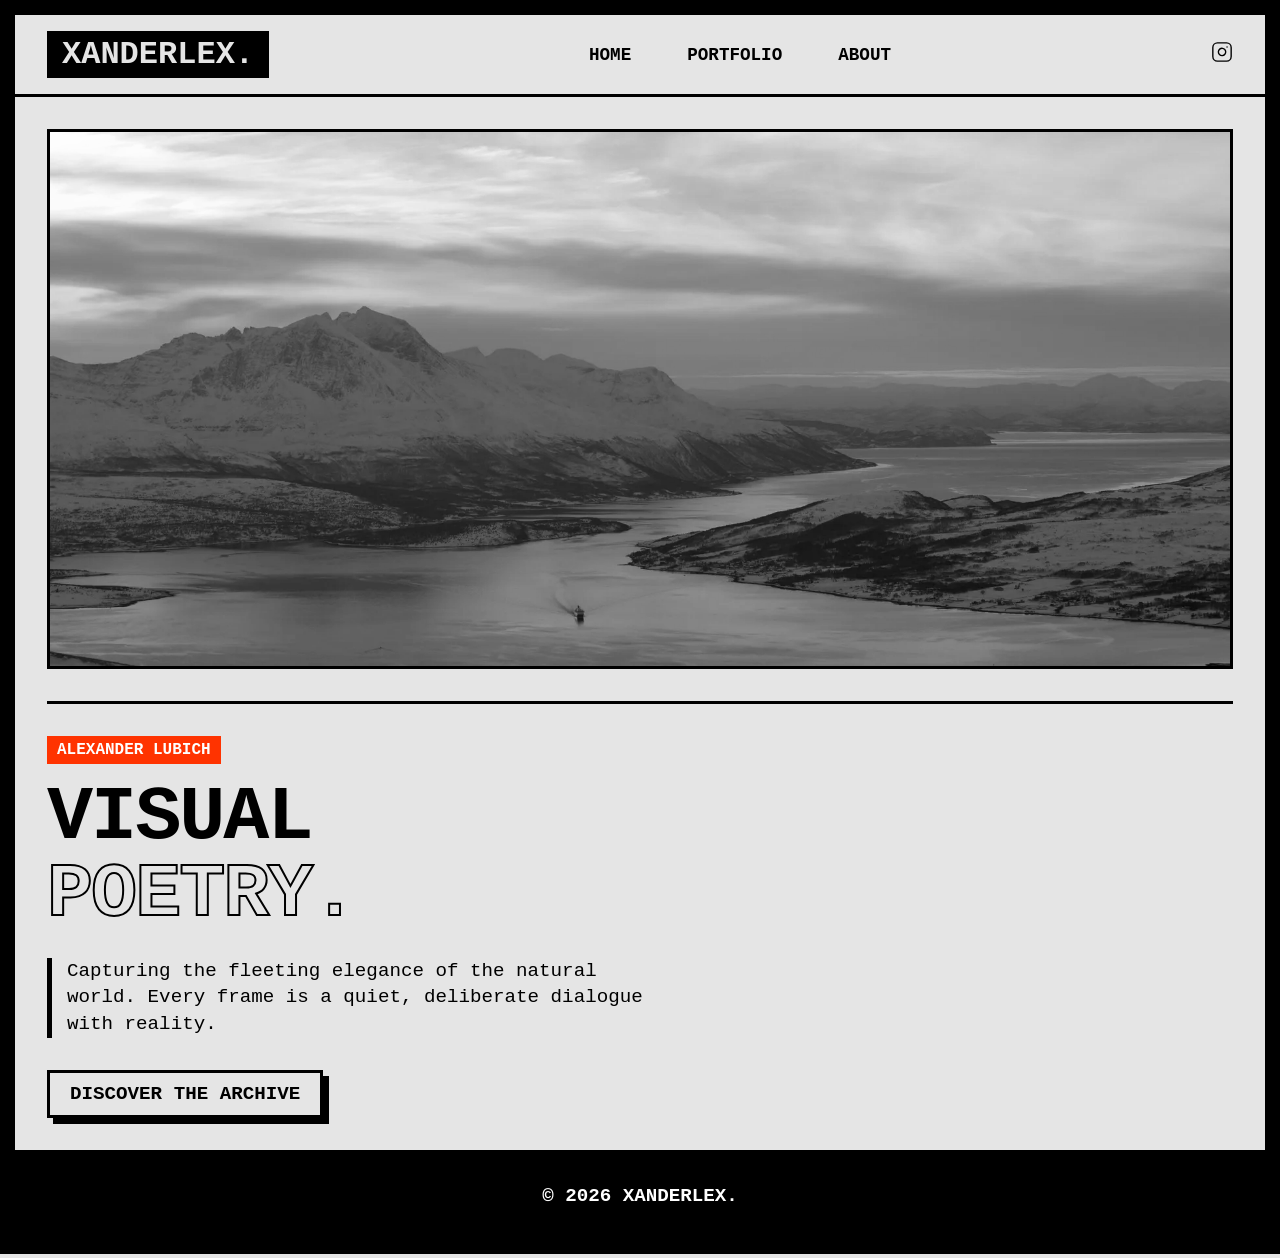
<file: index.html>
<!DOCTYPE html>
<html lang="en">
<head>
    <meta charset="UTF-8">
    <meta name="viewport" content="width=device-width, initial-scale=1.0">
    <title>Xanderlex | Photography</title>
    <meta name="description" content="Cinematic landscape, brutalist architecture, and nature macro photography portfolio by Alexander Lubich (Xanderlex).">
    
    <!-- Open Graph for Social Media -->
    <meta property="og:title" content="Xanderlex | Photography Portfolio">
    <meta property="og:description" content="Cinematic landscape, brutalist architecture, and nature macro photography.">
    <meta property="og:image" content="https://xanderlex.com/images/hero/1.webp">
    <meta property="og:url" content="https://xanderlex.com">
    <meta property="og:type" content="website">
<link rel="icon" type="image/svg+xml" href="data:image/svg+xml,<svg xmlns=%22http://www.w3.org/2000/svg%22 viewBox=%220 0 100 100%22><style>rect{stroke:black}@media(prefers-color-scheme:dark){rect{stroke:white}}</style><rect x=%2215%22 y=%2215%22 width=%2270%22 height=%2270%22 fill=%22none%22 stroke-width=%2220%22/></svg>"></head>
<body class="fade-in hide-scroll">
<link rel="stylesheet" href="css/style.css">
    <header class="navbar">
        <a href="/" class="logo">Xanderlex.</a>
        
        <nav id="nav-menu">
            <ul class="nav-links">
    <li><a href="/">Home</a></li>
    <li><a href="portfolio.html">Portfolio</a></li>
    <li><a href="about.html">About</a></li>
</ul>
        </nav>
        
        <div class="nav-right">
            <a href="https://instagram.com/x_anderlex" target="_blank" class="ig-icon" aria-label="Instagram">
                <svg width="22" height="22" viewBox="0 0 24 24" fill="none" stroke="currentColor" stroke-width="1.5" stroke-linecap="round" stroke-linejoin="round"><rect x="2" y="2" width="20" height="20" rx="5" ry="5"></rect><path d="M16 11.37A4 4 0 1 1 12.63 8 4 4 0 0 1 16 11.37z"></path><line x1="17.5" y1="6.5" x2="17.51" y2="6.5"></line></svg>
            </a>
            <div class="menu-btn" id="menu-btn">
                <span class="bar"></span>
                <span class="bar"></span>
            </div>
        </div>
    </header>

    <main class="home-wrapper">
        <section class="hero-split">
            <div class="hero-text">
                <p class="eyebrow">Alexander Lubich</p>
                <h1>Visual<br><i>Poetry.</i></h1>
                <p class="subtitle">Capturing the fleeting elegance of the natural world. Every frame is a quiet, deliberate dialogue with reality.</p>
                <a href="portfolio.html" class="line-link">Discover the Archive</a>
            </div>
            <div class="hero-image-wrapper">
                <div id="hero-slideshow" class="slideshow-container"></div>
            </div>
        </section>
    </main>

    <footer>
        <div class="footer-content">
            <p>&copy; 2026 Xanderlex.</p>
        </div>
    </footer>
    <script src="js/script.js"></script>
</body>
</html>
</file>
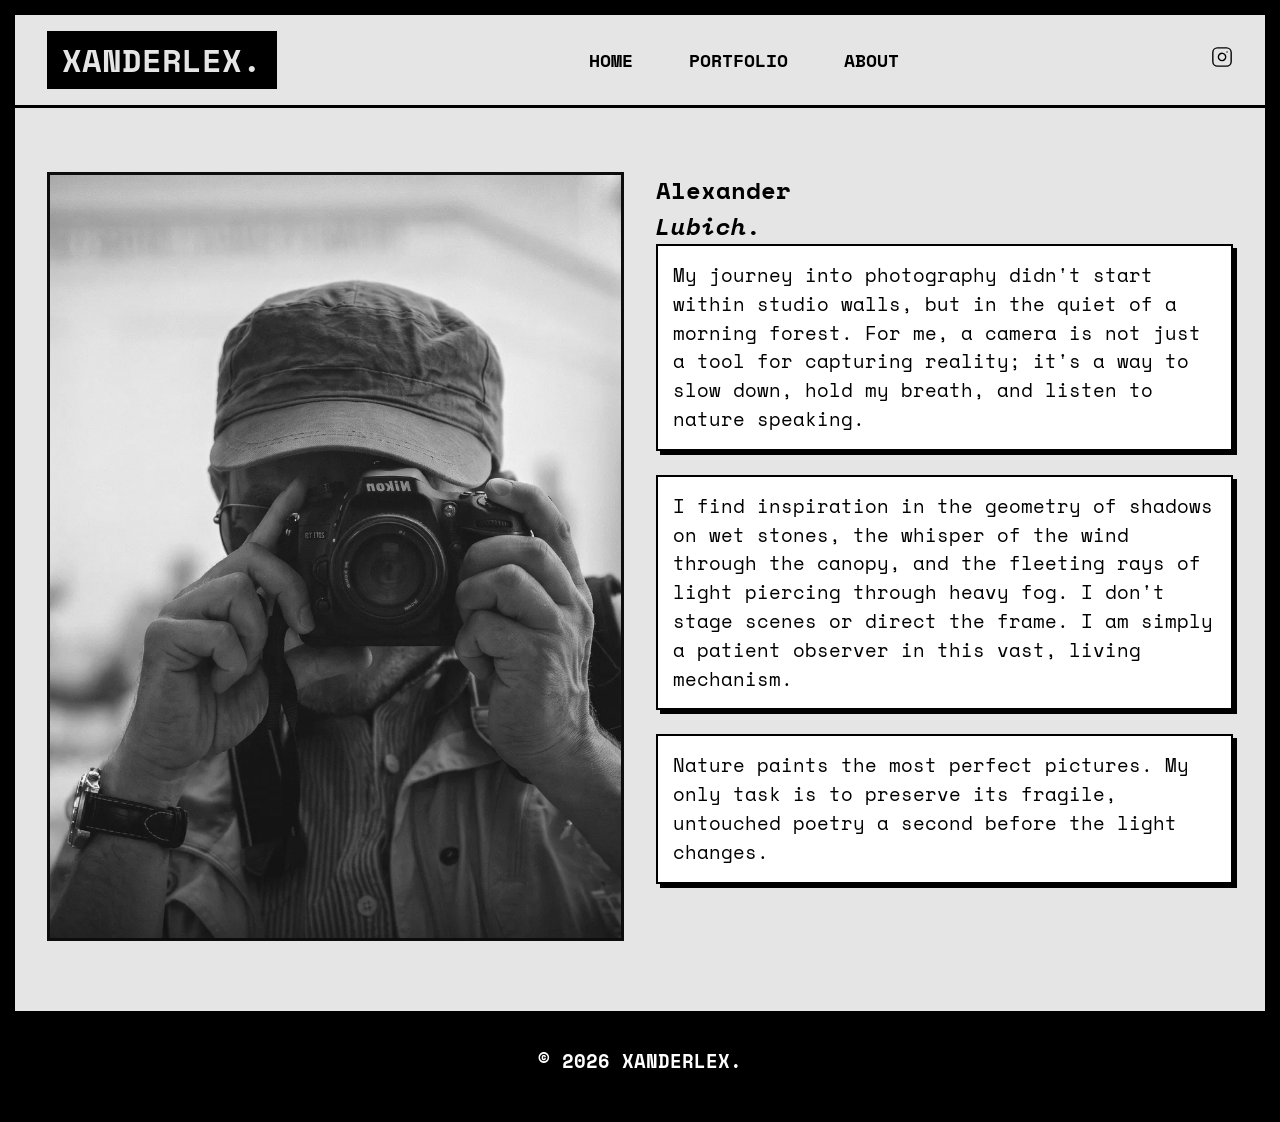
<file: about.html>
<!DOCTYPE html>
<html lang="en">
<head>
    <meta charset="UTF-8">
    <meta name="viewport" content="width=device-width, initial-scale=1.0">
    <title>Xanderlex | Photography</title>
    <meta name="description" content="Cinematic landscape, brutalist architecture, and nature macro photography portfolio by Alexander Lubich (Xanderlex).">
    
    <!-- Open Graph for Social Media -->
    <meta property="og:title" content="Xanderlex | Photography Portfolio">
    <meta property="og:description" content="Cinematic landscape, brutalist architecture, and nature macro photography.">
    <meta property="og:image" content="https://xanderlex.com/images/hero/1.webp">
    <meta property="og:url" content="https://xanderlex.com">
    <meta property="og:type" content="website">
    <link rel="icon" type="image/svg+xml" href="data:image/svg+xml,<svg xmlns=%22http://www.w3.org/2000/svg%22 viewBox=%220 0 100 100%22><style>rect{stroke:black}@media(prefers-color-scheme:dark){rect{stroke:white}}</style><rect x=%2215%22 y=%2215%22 width=%2270%22 height=%2270%22 fill=%22none%22 stroke-width=%2220%22/></svg>">
    <link rel="stylesheet" href="css/style.css">
    <link href="https://fonts.googleapis.com/css2?family=Cormorant+Garamond:ital,wght@0,300;0,400;1,300&family=Montserrat:wght@100;200;300;400;500&family=Space+Mono:wght@400;700&display=swap" rel="stylesheet">
</head>
<body class="fade-in hide-scroll">
    <header class="navbar">
        <a href="index.html" class="logo">Xanderlex.</a>
        
        <nav id="nav-menu">
            <ul class="nav-links">
                <li><a href="index.html">Home</a></li>
                <li><a href="portfolio.html">Portfolio</a></li>
                <li><a href="about.html">About</a></li>
            </ul>
        </nav>
        
        <div class="nav-right">
            <a href="https://instagram.com/x_anderlex" target="_blank" class="ig-icon" aria-label="Instagram">
                <svg width="22" height="22" viewBox="0 0 24 24" fill="none" stroke="currentColor" stroke-width="1.5" stroke-linecap="round" stroke-linejoin="round"><rect x="2" y="2" width="20" height="20" rx="5" ry="5"></rect><path d="M16 11.37A4 4 0 1 1 12.63 8 4 4 0 0 1 16 11.37z"></path><line x1="17.5" y1="6.5" x2="17.51" y2="6.5"></line></svg>
            </a>
            <div class="menu-btn" id="menu-btn">
                <span class="bar"></span>
                <span class="bar"></span>
            </div>
        </div>
    </header>

    <main class="page-content">
        <section class="about-grid">
            <div class="about-visual">
                <img id="profile-img" src="" alt="Alexander Lubich">
            </div>
            <div class="about-typography">
                <h2>Alexander<br><i>Lubich.</i></h2>
                <div class="thin-divider left"></div>
                <p class="bio-text">My journey into photography didn't start within studio walls, but in the quiet of a morning forest. For me, a camera is not just a tool for capturing reality; it's a way to slow down, hold my breath, and listen to nature speaking.</p>
                <p class="bio-text">I find inspiration in the geometry of shadows on wet stones, the whisper of the wind through the canopy, and the fleeting rays of light piercing through heavy fog. I don't stage scenes or direct the frame. I am simply a patient observer in this vast, living mechanism.</p>
                <p class="bio-text">Nature paints the most perfect pictures. My only task is to preserve its fragile, untouched poetry a second before the light changes.</p>
            </div>
        </section>
    </main>

    <footer>
        <div class="footer-content">
            <p>&copy; 2026 Xanderlex.</p>
        </div>
    </footer>
    <script src="js/script.js"></script>
</body>
</html>
</file>
<file: css/style.css>
:root { --bg: #e5e5e5; --text: #000; --accent: #ff3300; }
* { margin: 0; padding: 0; box-sizing: border-box; } 
body { background-color: var(--bg); color: var(--text); font-family: 'Space Mono', monospace; overflow-x: hidden; border: 15px solid #000; min-height: 100vh; }
.fade-in { animation: fadeIn 0.5s steps(5, end); } @keyframes fadeIn { from { opacity: 0; } to { opacity: 1; } } .hide-scroll::-webkit-scrollbar { display: none; }
.navbar { display: flex; justify-content: space-between; align-items: center; padding: 1rem 2rem; border-bottom: 3px solid #000; background: var(--bg); z-index: 100; position: sticky; top: 0; } 
.logo { font-size: 2rem; font-weight: 700; color: var(--bg); text-decoration: none; text-transform: uppercase; background: #000; padding: 5px 15px; } 
.nav-links { display: flex; gap: 2rem; list-style: none; } 
.nav-links a { color: #000; text-decoration: none; font-size: 1.1rem; font-weight: 700; text-transform: uppercase; border: 2px solid transparent; padding: 5px 10px; transition: 0.1s; } 
.nav-links a:hover { border-color: #000; background: #000; color: var(--bg); } 
.nav-right { display: flex; align-items: center; gap: 1.5rem; } .ig-icon { color: #000; } .ig-icon:hover { color: var(--accent); } 

/* РОВНО 2 ПОЛОСКИ В БУРГЕРЕ, ПРЕВРАЩАЮЩИЕСЯ В КРЕСТИК */
.menu-btn { display: none; cursor: pointer; flex-direction: column; justify-content: space-between; width: 30px; height: 20px; position: relative; z-index: 101; }
.menu-btn .bar { width: 100%; height: 3px; background: #000; transition: 0.3s ease; position: absolute; left: 0; }
.menu-btn .bar:nth-child(1) { top: 0; }
.menu-btn .bar:nth-child(2) { bottom: 0; }
/* СДЕЛАЙТЕ ТАК (крестик станет черным): */
.menu-btn.active .bar:nth-child(1) { transform: translateY(10px) rotate(45deg); background: #000; }
.menu-btn.active .bar:nth-child(2) { transform: translateY(-10px) rotate(-45deg); background: #000; }
.home-wrapper { min-height: calc(100vh - 100px); display: flex; flex-direction: column; padding: 2rem; } 
.hero-split { display: flex; flex-direction: column-reverse; gap: 2rem; width: 100%; height: 100%; } 
.hero-text { display: flex; flex-direction: column; border-top: 3px solid #000; padding-top: 2rem; } 
.eyebrow { font-size: 1rem; text-transform: uppercase; font-weight: 700; margin-bottom: 1rem; background: var(--accent); color: #fff; padding: 5px 10px; display: inline-block; align-self: flex-start; } 
.hero-text h1 { font-size: 6vw; line-height: 1; margin-bottom: 1.5rem; font-weight: 700; text-transform: uppercase; letter-spacing: -2px; word-break: break-all; } 
.hero-text h1 i { font-style: normal; -webkit-text-stroke: 2px #000; color: transparent; } 
.subtitle { font-size: 1.2rem; line-height: 1.4; margin-bottom: 2rem; max-width: 600px; border-left: 5px solid #000; padding-left: 15px; } 
.line-link { font-size: 1.2rem; font-weight: 700; text-transform: uppercase; color: #000; text-decoration: none; border: 3px solid #000; padding: 10px 20px; align-self: flex-start; box-shadow: 6px 6px 0 #000; transition: 0.1s; } 
.line-link:hover { transform: translate(4px, 4px); box-shadow: 2px 2px 0 #000; background: var(--accent); color: #fff; border-color: var(--accent); } 
.hero-image-wrapper { height: 60vh; border: 3px solid #000; position: relative; overflow: hidden; filter: contrast(120%) grayscale(100%); } 
.slideshow-container { width: 100%; height: 100%; position: relative; } 
.slideshow-img { position: absolute; top: 0; left: 0; width: 100%; height: 100%; object-fit: cover; opacity: 0; } 
.slideshow-img.active { opacity: 1; }

.page-content { padding: 4rem 2rem; min-height: 100vh; } 
.about-grid { display: grid; grid-template-columns: 1fr 1fr; gap: 2rem; align-items: start; } 
/* СДЕЛАЙТЕ ТАК (фото станет ярче, без перенасыщенного черного контраста): */
.about-visual img { 
    width: 100%; 
    aspect-ratio: 3/4; 
    object-fit: cover; 
    border: 3px solid #000; 
    /* Переводим в ч/б, убираем темный контраст и добавляем осветление */
    filter: grayscale(100%) brightness(1.15) contrast(90%); 
} font-weight: 700; line-height: 1; margin-bottom: 2rem; text-transform: uppercase; border-bottom: 5px solid #000; padding-bottom: 1rem; } 
.about-typography h2 i { font-style: normal; color: var(--accent); } 
.bio-text { font-size: 1.2rem; line-height: 1.5; margin-bottom: 1.5rem; background: #fff; border: 2px solid #000; padding: 15px; box-shadow: 4px 4px 0 #000; }

.section-header { margin-bottom: 2rem; border: 3px solid #000; padding: 1rem; text-align: center; background: #000; color: #fff; } 
.section-header h2 { font-size: 2.5rem; font-weight: 700; text-transform: uppercase; } 
.section-header h2 i { font-style: normal; color: var(--accent); } 
.chaotic-gallery-container { display: grid; grid-template-columns: repeat(auto-fit, minmax(250px, 1fr)); gap: 1.5rem; } 
.c-item { position: relative; border: 3px solid #000; box-shadow: 8px 8px 0 #000; transition: 0.1s; cursor: pointer; aspect-ratio: 1; background: #000; } 
.c-item:hover { transform: translate(4px, 4px); box-shadow: 4px 4px 0 var(--accent); border-color: var(--accent); } 
.c-item img { width: 100%; height: 100%; object-fit: cover; display: block; filter: grayscale(100%) contrast(120%); opacity: 0.8; transition: 0.1s; } 
.c-item:hover img { filter: grayscale(0) contrast(100%); opacity: 1; } 

.lightbox { position: fixed; top: 0; left: 0; width: 100%; height: 100%; background: #000; z-index: 1000; display: flex; align-items: center; justify-content: center; opacity: 0; pointer-events: none; transition: 0.3s; } 
.lightbox.active { opacity: 1; pointer-events: all; } 
.lb-img { max-width: 90%; max-height: 80%; border: 5px solid #fff; } 
.lb-close { position: absolute; top: 20px; right: 20px; color: #fff; font-size: 3rem; cursor: pointer; font-weight: 700; background: var(--accent); width: 60px; height: 60px; display: flex; align-items: center; justify-content: center; border: 3px solid #fff; } 
.lb-nav { position: absolute; top: 50%; transform: translateY(-50%); color: #000; font-size: 3rem; cursor: pointer; background: #fff; width: 60px; height: 80px; display: flex; align-items: center; justify-content: center; font-weight: 700; border: 3px solid #000; } 
.lb-nav:hover { background: var(--accent); color: #fff; } 
.lb-prev { left: 20px; } .lb-next { right: 20px; } 
.lb-counter { position: absolute; bottom: 20px; color: #000; background: #fff; padding: 10px 20px; font-weight: 700; font-size: 1.2rem; border: 3px solid #000; }

footer { text-align: center; padding: 2rem; font-size: 1.2rem; font-weight: 700; border-top: 3px solid #000; background: #000; color: #fff; text-transform: uppercase; }

@media (max-width: 900px) { 
    body { border-width: 5px; } 
    .navbar { padding: 1rem; } 
    
    #nav-menu { 
        position: fixed; 
        top: 65px; 
        left: 0; 
        width: 100%; 
        height: calc(100vh - 65px); 
        background: #000; 
        display: none; 
        align-items: center; 
        justify-content: center; 
        z-index: 99; 
    } 
    
    #nav-menu.active { display: flex; } 
    .nav-links { flex-direction: column; text-align: center; gap: 2rem; } 
    .nav-links a { color: #fff; font-size: 2rem; } 
    .nav-links a:hover { background: #fff; color: #000; } 
    
    .menu-btn { display: flex; } 
    
    /* Ровно 2 полоски бургера, превращающиеся в ЧЕРНЫЙ крестик при открытии */
    .menu-btn.active .bar:nth-child(1) { 
        top: 50%; 
        transform: translateY(-50%) rotate(45deg); 
        background: #000; 
    } 
    .menu-btn.active .bar:nth-child(2) { 
        bottom: 50%; 
        transform: translateY(50%) rotate(-45deg); 
        background: #000; 
    } 
    
    .hero-text h1 { font-size: 12vw; } 
    .about-grid { grid-template-columns: 1fr; } 
}
</file>
